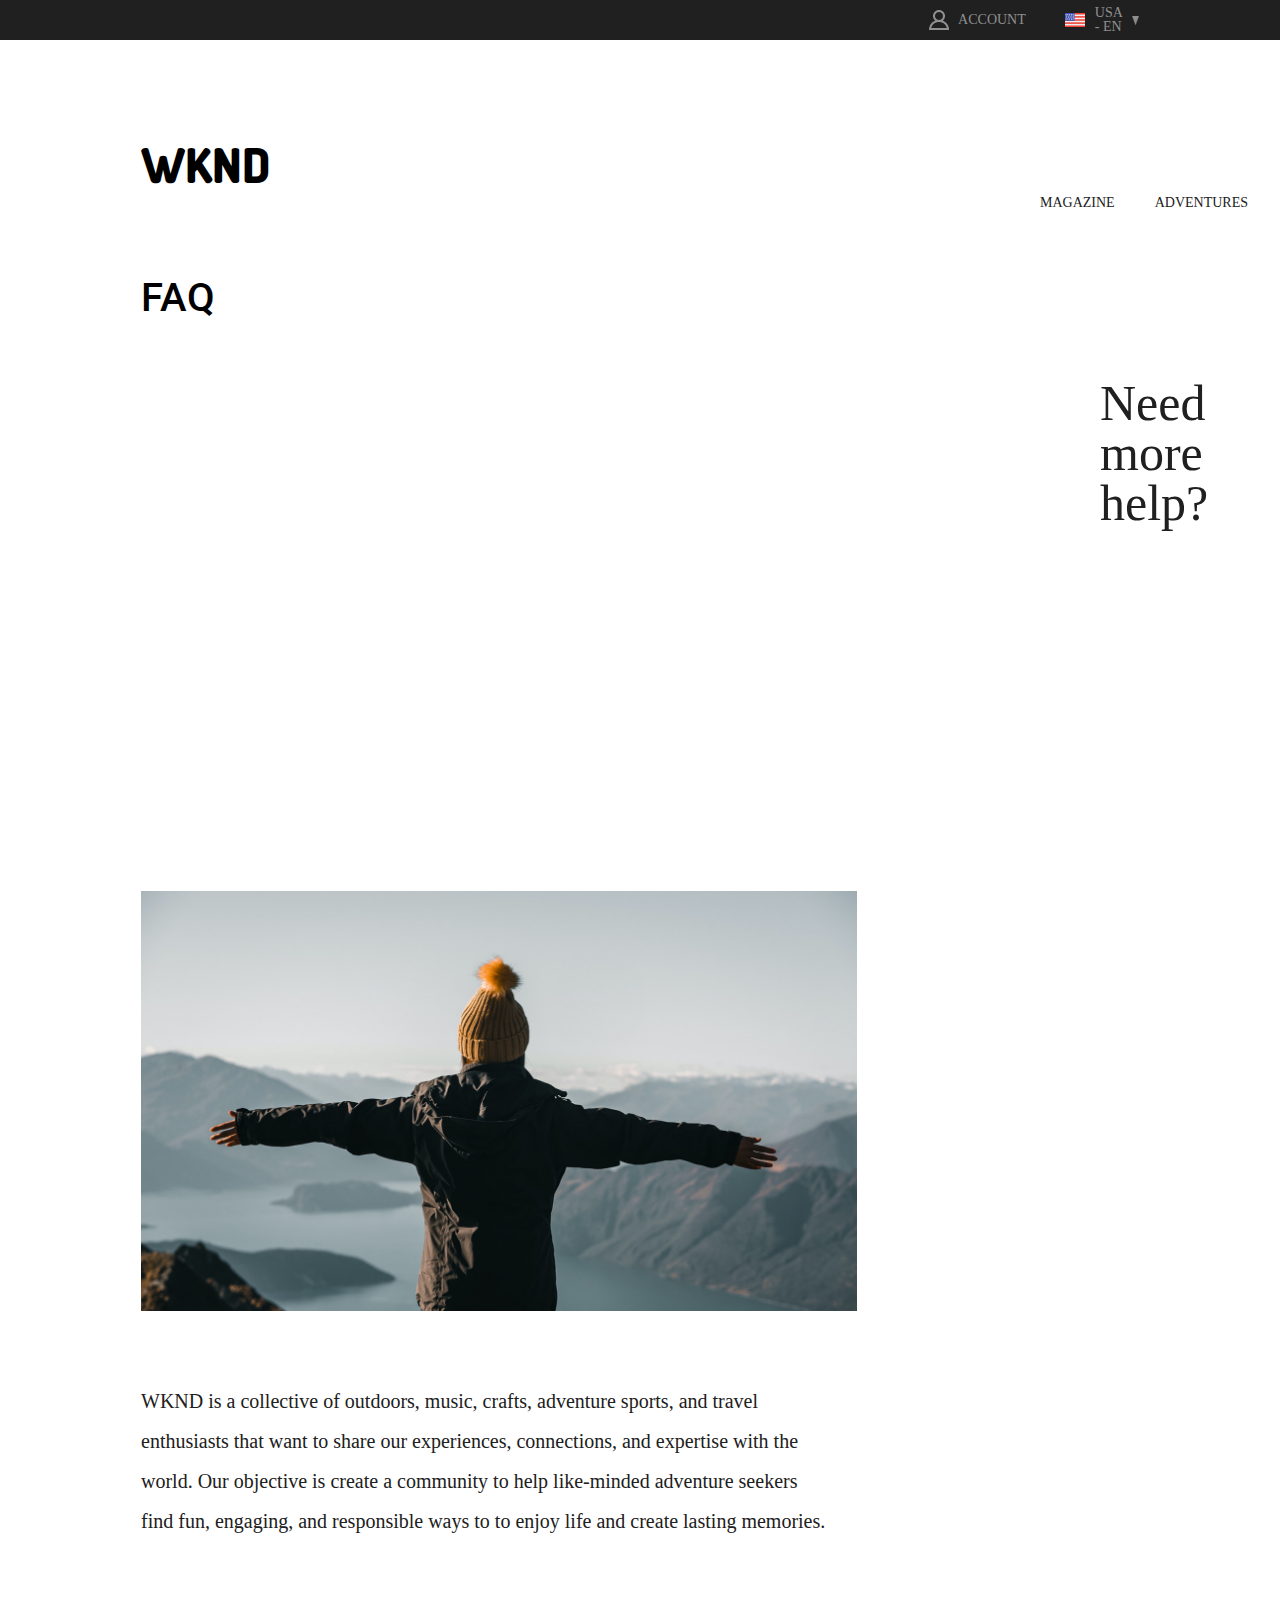
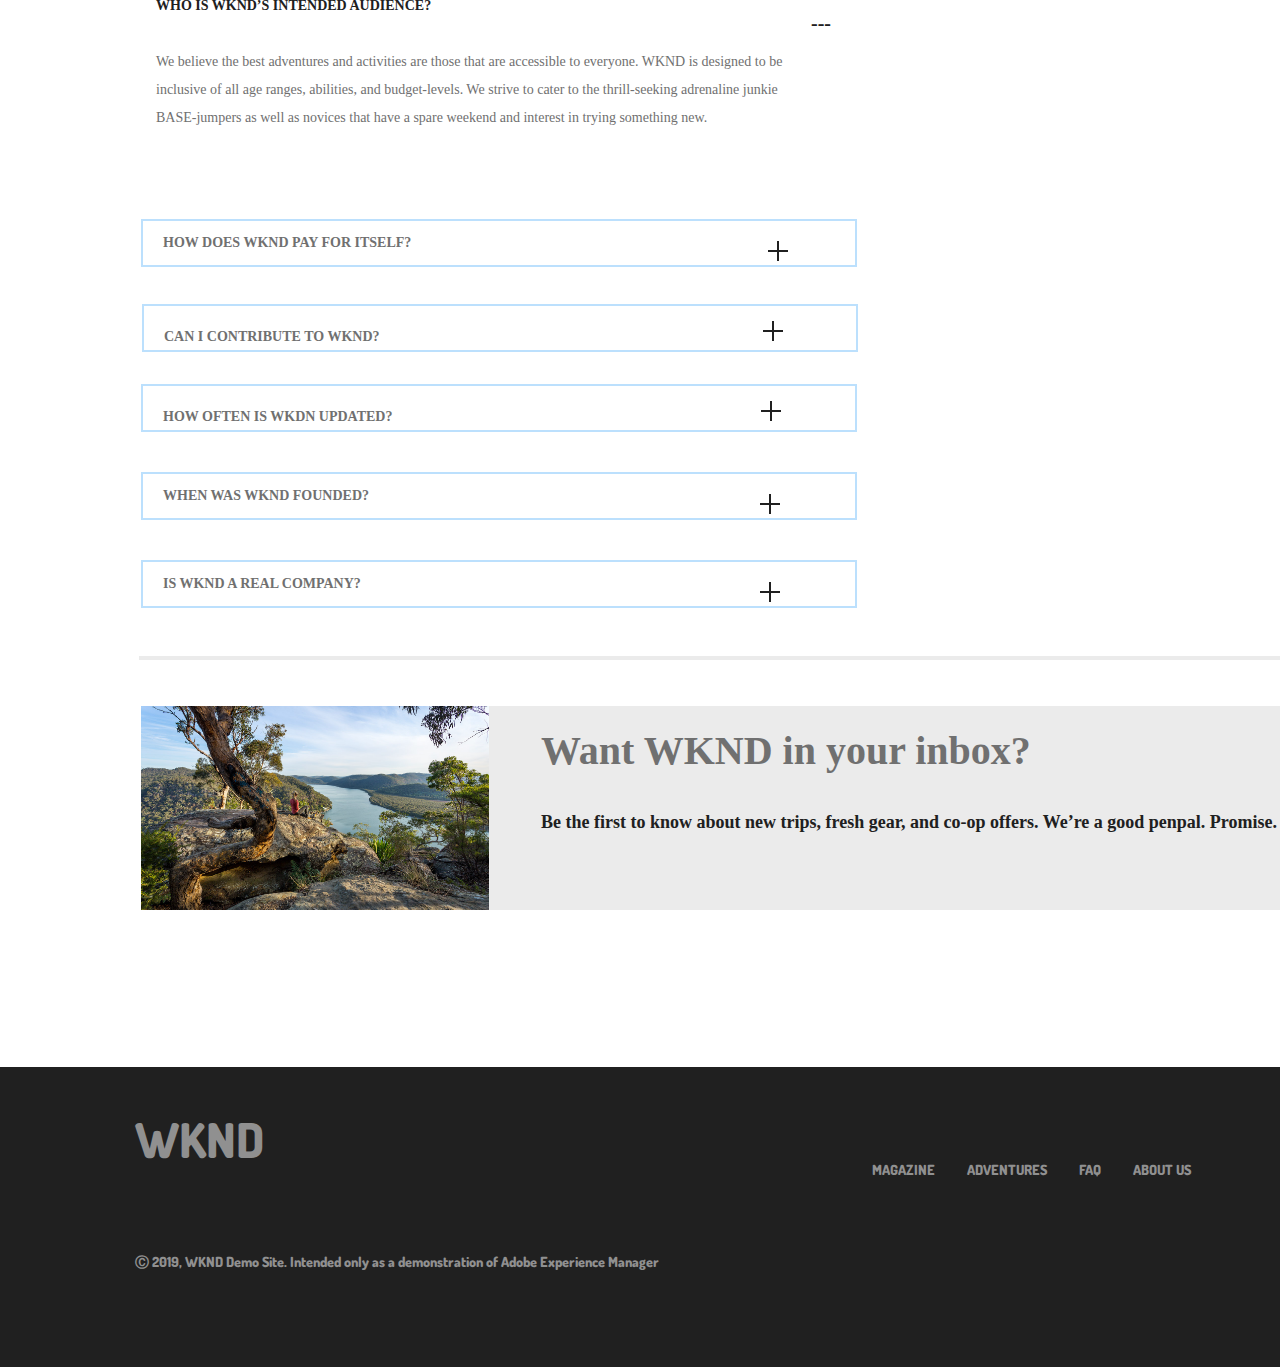
<file: index.html>
<!DOCTYPE html>
<html lang="en">

<head>
    <meta charset="UTF-8">
    <meta http-equiv="X-UA-Compatible" content="IE=edge">
    <meta name="viewport" content="width=device-width, initial-scale=1.0">
    <link rel="preconnect" href="https://fonts.googleapis.com">
    <link rel="preconnect" href="https://fonts.gstatic.com" crossorigin>
    <link href="https://fonts.googleapis.com/css2?family=Dosis:wght@300;800&family=Roboto:wght@500&display=swap"
        rel="stylesheet">

    <link rel="stylesheet" href="./reset.css">
    <link rel="stylesheet" href="./style.css">
    <title>Document</title>
</head>

<body>
    <div class="container">
        <header>
            <div class="black">

                <img class="shape" src="./Dribbble-Light-Preview1.png" alt="shape">
                <span class="account">ACCOUNT</span>
                <img class="usa" src="./USA.png" alt="usa">
                <span class="en">USA - EN</span>
                <img class="ico" src="./ico_arrow.png" alt="ico">
            </div>

            <span class="wknd">WKND</span>


            <div class="listdiv">



                <li class="list1">MAGAZINE</li>
                <li class="list1">ADVENTURES</li>
                <div class="yellow">
                    <a href="./index2.html">
                        <li class="list2">FAQ</li>
                    </a>
                </div>
                <li class="list1">ABOUT US</li>
                <div class="containerforsearch">
                    <span class="search">SEARCH</span>
                    <img class="ptsearch" src="./Dribbble-Light-Preview.png" alt="search">
                </div>

            </div>

        </header>
        <span class="faq">FAQ</span>
        <p class="need">Need more help?
        <p>
            <span class="help"><br><br> Give us a call at 1-800-800-0000.
                <br>
                <br>
                E-mail us at info@wknd.com
                <br>
                <br>
                We love to talk adventures!</span>
        <p class="img"> <img src="./WKND-image1.png" alt="img"></p>
        <p class="txt">WKND is a collective of outdoors, music, crafts, adventure sports, and travel<br><br> enthusiasts
            that
            want to share our experiences, connections, and expertise with the<br><br> world. Our objective is create a
            community to help like-minded adventure seekers<br><br> find fun, engaging, and responsible ways to to enjoy
            life
            and create lasting memories.</p>
        <div class="containerwho">
            <span class="who">WHO IS WKND’S INTENDED AUDIENCE?</span>
            <span class="line">---</span>
            <p class="txt2">We believe the best adventures and activities are those that are accessible to everyone.
                WKND is designed
                to be <br><br>inclusive of all age ranges, abilities, and budget-levels. We strive to cater to the
                thrill-seeking adrenaline junkie<br><br> BASE-jumpers as well as novices that have a spare weekend and
                interest
                in trying something new. </p>


        </div call=container2>
        <div class="div1">HOW DOES WKND PAY FOR ITSELF?
            <img class="ptplus" src="./WKND-icon.png" alt="icon2">

            <div class="div2">
                <p>CAN I CONTRIBUTE TO WKND?
                    <img class="ptplus2" src="./WKND-icon.png" alt="icon3">
                </p>
                <div>
                </div>
                <div class="div3">
                    <p> HOW OFTEN IS WKDN UPDATED?
                        <img class="ptplus3" src="./WKND-icon.png" alt="pt">
                    </p>
                </div>
                <div class="div4">
                    <p> WHEN WAS WKND FOUNDED?</p>
                    <img class="ptplus4" src="./WKND-icon.png" alt="pt4">
                </div>
                <div class="div5">
                    <p> IS WKND A REAL COMPANY?</p>
                    <img class="ptplus5" src="./WKND-icon.png" alt="pt5">
                </div>
                <div class="line1">
                    <div class="ww">
                        <img class="img2" src="./WKND-image.png" alt="img2">

                    </div>

                    <p class="liltxt">Be the first to know about new trips, fresh gear, and co-op offers. We’re a
                        good penpal. Promise.</p>
                    <p class="inbox1">Want WKND in your inbox?
                    <p>

                </div>

            </div>

        </div>
        <footer>
            <div class="black2">
                WKND
                <div class="forlist2">
                    <ul>
                        <li class="lt1">MAGAZINE</li>
                        <li class="lt1">ADVENTURES</li>
                        <li class="lt1">FAQ</li>
                        <li class="lt1">ABOUT US</li>
                    </ul>
                </div>
                <img class="fb" src="./Group 3009.png" alt="fb">
                <p class="bottom">Ⓒ 2019, WKND Demo Site. Intended only as a demonstration of Adobe Experience
                    Manager</p>
            </div>
        </footer>


</body>

</html>
</file>
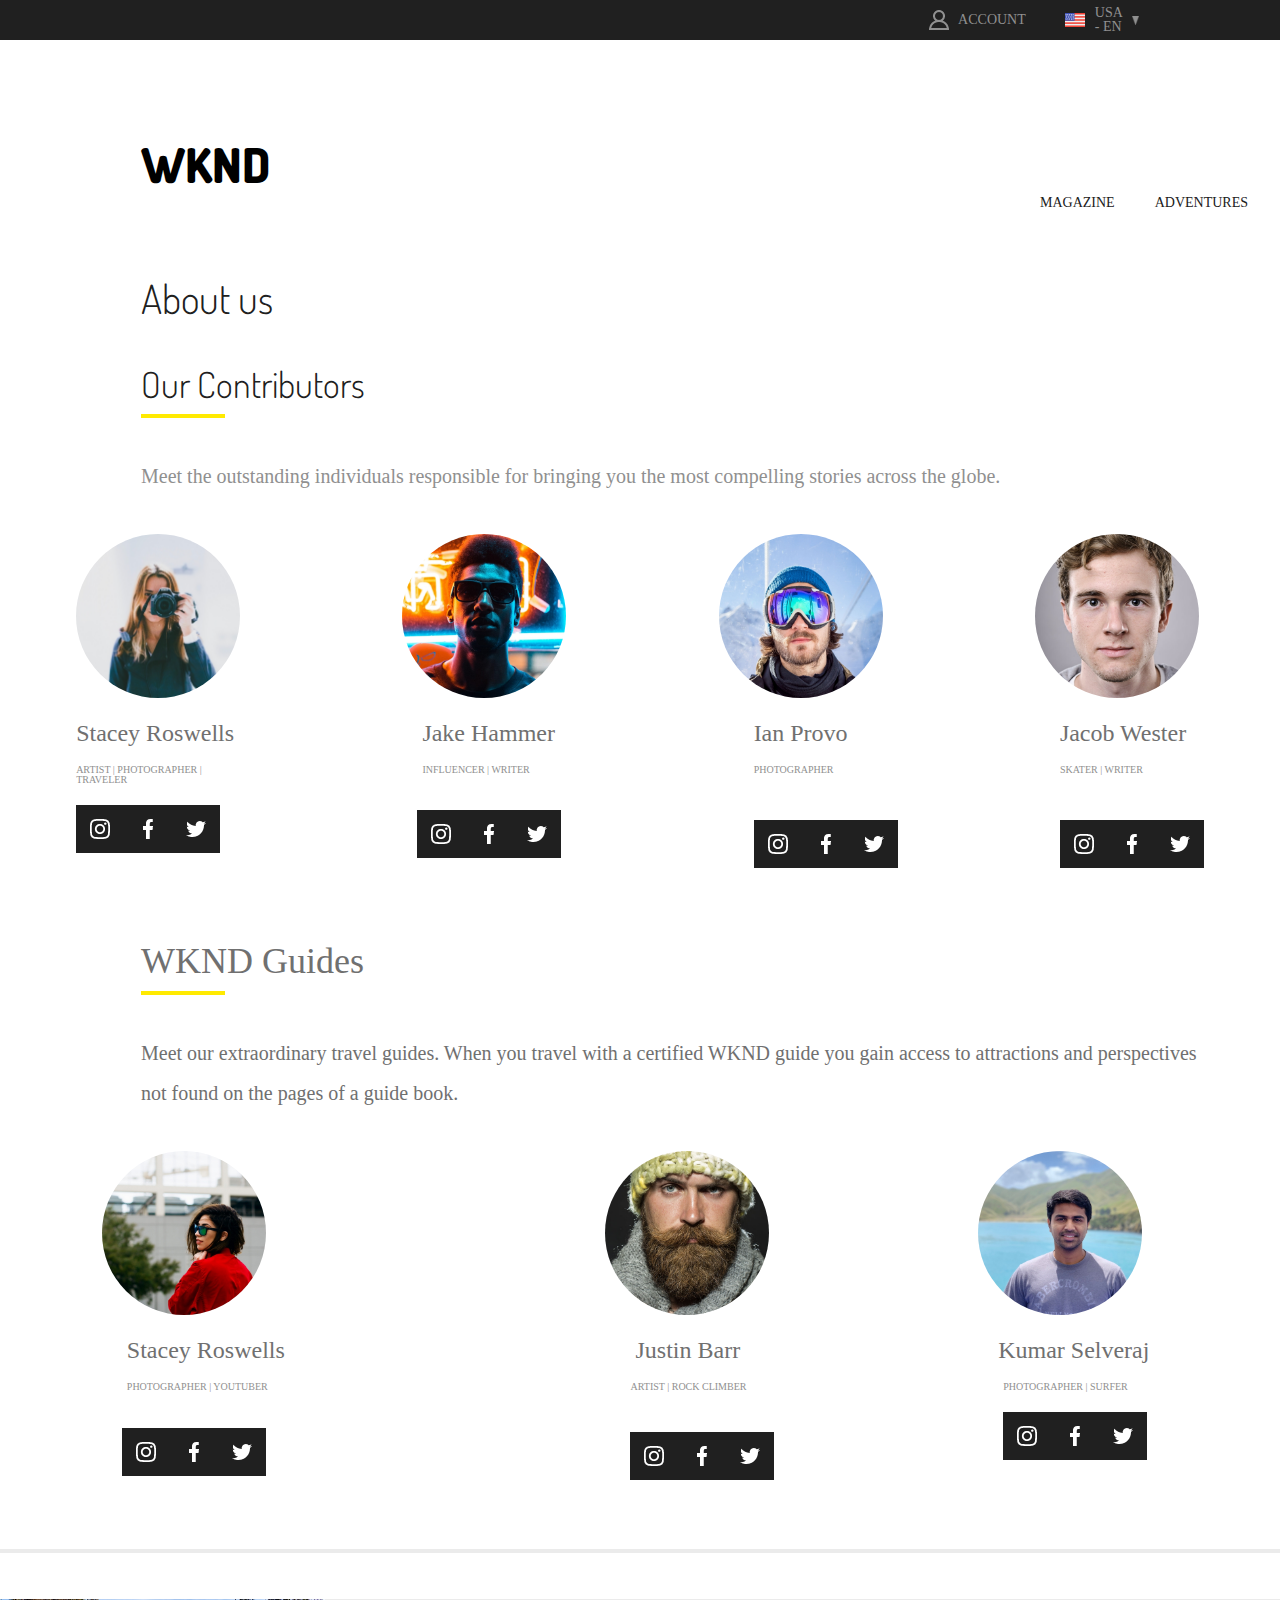
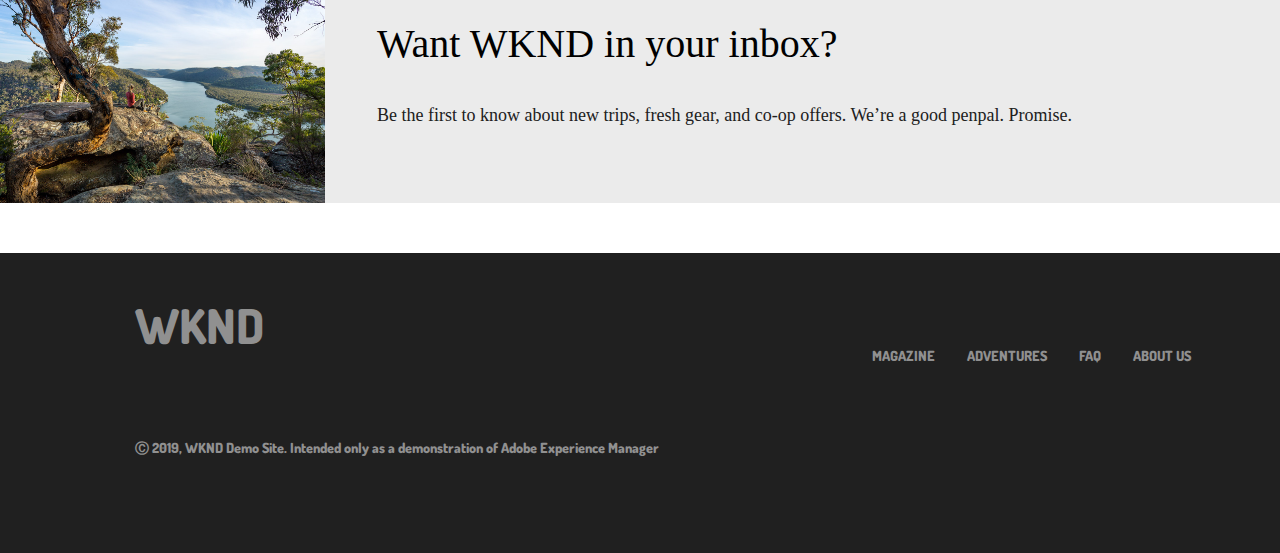
<file: index2.html>
<!DOCTYPE html>
<html lang="en">

<head>
    <meta charset="UTF-8">
    <meta http-equiv="X-UA-Compatible" content="IE=edge">
    <meta name="viewport" content="width=device-width, initial-scale=1.0">
    <link rel="preconnect" href="https://fonts.googleapis.com">
    <link rel="preconnect" href="https://fonts.gstatic.com" crossorigin>
    <link href="https://fonts.googleapis.com/css2?family=Dosis:wght@300;800&family=Roboto:wght@500&display=swap"
        rel="stylesheet">

    <link rel="stylesheet" href="./reset.css">
    <link rel="stylesheet" href="./style.css">
    <title>Document</title>
</head>

<body>
    <div class="container">
        <header>
            <div class="black">

                <img class="shape" src="./Dribbble-Light-Preview1.png" alt="shape">
                <span class="account">ACCOUNT</span>
                <img class="usa" src="./USA.png" alt="usa">
                <span class="en">USA - EN</span>
                <img class="ico" src="./ico_arrow.png" alt="ico">
            </div>
            <span class="wknd">WKND</span>


            <div class="listdiv">



                <li class="list1">MAGAZINE</li>
                <li class="list1">ADVENTURES</li>

                <li class="list2"></li>FAQ</li>

                <div class="yellow">
                    <a href="./index.html">
                        <li class="list2">

                            ABOUT US</li>
                    </a>
                </div>
                <div class="containerforsearch">
                    <span class="search">SEARCH</span>
                    <img class="ptsearch" src="./Dribbble-Light-Preview.png" alt="search">
                </div>

            </div>
        </header>
        <p class="abus">About us</p>
        <p class="cont">Our Contributors</p>
        <div class="lineyellow"></div>
        <p class="text">Meet the outstanding individuals responsible for bringing you the most compelling stories across
            the globe.

        </p>
        <div class="people">
            <div class="divforgirl">
                <img class="girl" src="./5697cb0f5454702cae14899bd943b2eb.png" alt="png">
                <p class="name">Stacey Roswells</p>
                <p class="profesion">ARTIST | PHOTOGRAPHER |
                    TRAVELER</p>
                <p><img class="fbinsta" src="./Group 3010.png" alt="png6"></p>
            </div>
            <div class="divforboy">
                <span><img class="boy" src="./045694ef943e70985e2975d0aed6f871.png" alt="png1"></span>
                <p class="name2">Jake Hammer</p>
                <p class="profesion2">INFLUENCER | WRITER</p>
                <p><img class="fbinsta2" src="./Group 3010.png" alt="pt7"></p>
            </div>
            <div class="divforboy2">
                <span><img class="boy2" src="./9e2fbee6d7845d477694af136009d6b1.png" alt="png3"></span>
                <p class="name3">Ian Provo</p>
                <p class="profesion3">PHOTOGRAPHER</p>
                <p><img class="fbinsta4" src="./Group 3010.png" alt="pt8"></p>
            </div>
            <div class="divforboy3">
                <span><img class="boy3" src="./2fb7a75ad4b644173abf5ab341cd6a0f.png" alt="png4"></span>
                <p class="name4">Jacob Wester</p>
                <p class="profesion4">SKATER | WRITER</p>
                <p><img class="fbinsta5" src="./Group 3010.png" alt="pt9"></p>
            </div>


        </div>
        <p class="middle">WKND Guides</p>
        <div class="lineyellow"></div>
        <p class="text2">Meet our extraordinary travel guides. When you travel with a certified WKND guide you gain
            access to attractions and perspectives <br> <br> not found on the pages of a guide book.

        </p>
        <div class="people2">
            <div class="divforgirl2">
                <img src="./414f338f180d53b1fb5ef7a65cccf945.png" alt="pt23">
                <p class="name11">Stacey Roswells</p>
                <p class="profession11">PHOTOGRAPHER | YOUTUBER</p>
                <p><img class="fbinsta11" src="./Group 3010.png" alt="pt11"></p>
            </div>
            <div class="divforboy22">
                <img src="./94cb8af9ba3494e04c5a8372ea6ce5e0.png" alt="pt24">
                <p class="name22">Justin Barr</p>
                <p class="profession22">ARTIST | ROCK CLIMBER</p>
                <p><img class="fbinsta22" src="./Group 3010.png" alt="pt60"></p>
            </div>
            <div class="divforboy33">
                <img src="./55d7d50dd28cfd924fa7e97a1749be8c.png" alt="pt25">
                <p class="name33">Kumar Selveraj</p>
                <p class="profession33">PHOTOGRAPHER | SURFER</p>
                <p><img class="fbinsta33" src="./Group 3010.png" alt="gh"></p>


            </div>
        </div>
        <div class="line1">
            <div class="ww">
                <img class="img2" src="./WKND-image.png" alt="img2">

            </div>

            <p class="liltxt">Be the first to know about new trips, fresh gear, and co-op offers. We’re a
                good penpal. Promise.</p>
            <p class="inbox1">Want WKND in your inbox?
            <p>
        </div>
        <footer>
            <div class="black2">
                WKND
                <div class="forlist2">
                    <ul>
                        <li class="lt1">MAGAZINE</li>
                        <li class="lt1">ADVENTURES</li>
                        <li class="lt1">FAQ</li>
                        <li class="lt1">ABOUT US</li>
                    </ul>
                </div>
                <img class="fb" src="./Group 3009.png" alt="fb">
                <p class="bottom">Ⓒ 2019, WKND Demo Site. Intended only as a demonstration of Adobe Experience
                    Manager</p>
            </div>
        </footer>
    </div>
</body>

</html>
</file>
<file: style.css>
.container {
    max-width: 1920px;
    width: 100%;
    margin: 0 auto;
}

.black {
    background-color: #202020;
    height: 40px;
    width: 100%;
    display: flex;

    justify-content: flex-end;
    /* flex-wrap: nowrap; */
    align-items: center;







}

.shape {
    margin-left: 991px;
}

.account {
    font-size: 14px;
    color: #909090;
    margin-left: 9px;
}

/* .divshape {
    display: flex; */

/* } */

.usa {
    margin-left: 39px;
}

.en {
    color: #909090;
    font-size: 14px;
    margin-left: 10px;


}

.ico {
    width: 7px;
    height: 9px;
    margin-left: 10px;
    margin-right: 141px;

}

/* .title {
    display: inline-block;
} */

.wknd {
    font-family: 'Dosis', sans-serif;
    font-weight: 800;
    font-size: 48px;
    margin-top: 100px;
    margin-left: 141px;
    display: inline-block;

}

.listdiv {
    width: 448px;
    height: 150px;
    display: flex;
    flex-direction: row;
    /* display: inline-block; */
    display: flex;
    /* justify-content: space-between; */
    align-items: center;
    margin-left: 1000px;
    margin-top: -60px;


    /* justify-content: space-between; */






}

.yellow {
    width: 90px;
    height: 53px;
    background-color: #FFEA00;
    display: inline-block;
    margin-left: 40px;


}

.list2 {
    padding: 15px 20px 13px 20px;
    font-size: 14px;
    color: #202020;
    display: inline-block;


}

.list1 {
    font-size: 14px;
    color: #202020;

    margin-left: 40px;
    display: inline-block;


}

.containerforsearch {
    width: 256px;
    height: 48px;
    background-color: #EBEBEB;
    display: flex;
    justify-content: center;
    margin-left: 70px;

}

.search {
    padding-top: 14px;
    padding-bottom: 14px;
    padding-left: 20px;
    font-size: 14px;
    color: #202020;
}

.ptsearch {
    padding: 14px 20px 14px 143px;

}

.faq {
    font-family: 'Roboto', sans-serif;
    font-weight: 500;
    font-size: 40px;
    margin-left: 141px;

}

.img {
    margin-top: 48px;
    margin-left: 141px;
    display: inline-block;
    width: 1000px;
    height: 650px;

}

.need {
    font-size: 50px;
    color: #202020;
    margin-left: 1100px;
    display: inline-block;
    margin-top: 60px;
}

.help {
    font-size: 25px;
    color: #707070;
    margin-top: 40px;

    margin-left: 1320px;
    display: inline-block;

}

.txt {
    font-size: 20px;
    color: #202020;
    margin-left: 141px;
    margin-top: -150px;
}

.containerwho {
    width: 716px;
    height: 200px;
    margin-top: 48px;
    margin-left: 141px;
    display: block;
}

.who {
    font-size: 14px;
    font-weight: bolder;
    color: #202020;
    padding-top: 20px;
    padding-left: 15px;
    display: inline-block;

}

.line {
    font-size: 20px;
    font-weight: bold;
    color: #202020;
    margin-left: 670px;
    margin-top: -50px;
}

.txt2 {
    font-size: 14px;
    color: #707070;
    margin-top: 22px;
    margin-left: 15px;
}

.div1 {
    border: 2px solid #BCE0FD;
    width: 716px;
    height: 48px;
    margin-top: 40px;
    margin-left: 141px;
    padding-top: 15px;
    padding-bottom: 13px;
    padding-left: 20px;
    font-size: 14px;
    font-weight: bold;
    color: #707070;
    display: inline-block;


}

.ptplus {
    margin-left: 605px;
    margin-top: -40px;



}

.div2 {
    border: 2px solid #BCE0FD;
    width: 716px;
    height: 48px;
    margin-top: 40px;
    margin-left: -21px;
    padding-top: 15px;
    padding-bottom: 18px;
    padding-left: 20px;
    font-size: 14px;
    font-weight: bold;
    color: #707070;
    display: inline-block;

}

.ptplus2 {
    margin-left: 380px;
}

.div3 {
    border: 2px solid #BCE0FD;
    width: 716px;
    height: 48px;
    margin-top: 40px;
    margin-left: -23px;
    padding-top: 15px;
    padding-bottom: 15px;
    padding-left: 20px;
    font-size: 14px;
    font-weight: bold;
    color: #707070;
    display: inline-block;


}

.ptplus3 {
    margin-left: 365px;
}

.div4 {
    border: 2px solid #BCE0FD;
    width: 716px;
    height: 48px;
    margin-top: 40px;
    margin-left: -23px;
    padding-top: 15px;
    padding-bottom: 13px;
    padding-left: 20px;
    font-size: 14px;
    font-weight: bold;
    color: #707070;
    display: inline-block;


}

.ptplus4 {
    margin-left: 597px;
    margin-top: -15px;



}

.div5 {
    border: 2px solid #BCE0FD;
    width: 716px;
    height: 48px;
    margin-top: 40px;
    margin-left: -23px;
    padding-top: 15px;
    padding-bottom: 13px;
    padding-left: 20px;
    font-size: 14px;
    font-weight: bold;
    color: #707070;
    display: inline-block;

}

.ptplus5 {
    margin-left: 597px;
    margin-top: -15px;



}

/* .container2 {
    display: flex;
    justify-content: center;
    align-items: center;
    flex-direction: column;

} */
.line1 {
    width: 1800px;
    height: 0;
    border: 2px solid #EBEBEB;
    margin-top: 48px;
    margin-left: -25px;
}

.ww {
    width: 1690px;
    height: 204px;
    background-color: #EBEBEB;

    margin-top: 48px;



    display: inline-block;


}

/* .img2 {
    
} */

.inbox1 {
    font-size: 40px;
    margin-left: 400px;
    margin-top: -100px;

}

.liltxt {
    font-size: 18px;
    color: #202020;
    margin-left: 400px;
    margin-top: -100px;

}

.email {
    font-size: 14px;
    color: #202020;
    margin-left: 450px;
    margin-top: -35px;

}

.blackdiv {
    width: 133px;
    height: 48px;
    font-size: 14px;
    padding: 14px 40px 14px 40px;
    background-color: #202020;
}

.black2 {
    height: 300px;
    width: 1920px;
    background-color: #202020;
    margin-top: 300px;
    margin-left: -25px;
    color: #909090;
    padding-top: 48px;
    padding-left: 160px;
    font-family: 'Dosis', sans-serif;
    font-weight: 800;
    font-size: 48px;


}

/* .wknd {
    font-size: 48px;
    color: #707070;
    padding-top: 61px;
    padding-left: 141px;

} */
.forlist2 {
    color: #909090;
    font-size: 14px;

    display: flex;
    justify-content: center;

}

ul {
    display: flex;
    justify-content: space-around;
}

.lt1 {
    margin-left: 32px;
}

.fb {
    margin-left: 1300px;
}

.bottom {
    color: #909090;
    font-size: 14px;
    margin-top: 25px;

}

.abus {
    font-size: 40px;
    color: #202020;
    margin-left: 141px;
    font-family: 'Dosis', sans-serif;
    font-weight: 300;
}

.cont {
    font-size: 36px;
    font-family: 'Dosis', sans-serif;
    font-weight: 300;
    color: #202020;
    margin-left: 141px;
    margin-top: 48px;

}

.lineyellow {
    width: 84px;
    height: 2px;
    border: 2px solid #FFEA00;
    margin-left: 141px;
    margin-top: 12px;
}

.text {
    margin-left: 141px;
    margin-top: 48px;
    color: #909090;
    font-size: 20px;
}



.people {
    display: flex;
    justify-content: center;
    justify-content: space-around;
    margin-top: 48px;
}

.divforgirl {
    width: 174px;
    height: 333px;
}

.name {
    font-size: 24px;
    color: #707070;
    margin-top: 20px;


}

.profesion {
    font-size: 10px;
    color: #909090;
    margin-top: 20px;

}

.fbinsta {
    margin-top: 20px;
}

.divforboy {
    width: 164px;
    height: 333px;
}

.name2 {
    font-size: 24px;
    color: #707070;
    margin-top: 20px;
    margin-left: 20px;
}

.profesion2 {
    font-size: 10px;
    color: #909090;
    margin-top: 20px;
    margin-left: 20px;
}

.fbinsta2 {
    margin-top: 35px;
    margin-left: 15px;

}

.divforboy2 {
    width: 164px;
    height: 333px;

}

.name3 {
    font-size: 24px;
    color: #707070;
    margin-top: 20px;
    margin-left: 35px;

}

.profesion3 {
    font-size: 10px;
    color: #909090;
    margin-top: 20px;
    margin-left: 35px;

}

.fbinsta4 {
    margin-top: 45px;
    margin-left: 35px;

}

.name4 {
    font-size: 24px;
    color: #707070;
    margin-top: 20px;
    margin-left: 25px;
}

.profesion4 {
    font-size: 10px;
    color: #909090;
    margin-top: 20px;
    margin-left: 25px;

}

.fbinsta5 {
    margin-top: 45px;
    margin-left: 25px;
}

.middle {
    font-size: 36px;
    color: #707070;
    margin-left: 141px;
    margin-top: 72px;
}

.text2 {
    font-size: 20px;
    color: #707070;
    margin-left: 141px;
    margin-top: 48px;
}

.people2 {
    display: flex;
    justify-content: center;
    justify-content: space-around;
    margin-top: 48px;

}

.divforgirl2 {
    width: 300px;
    height: 350px;


}

.name11 {
    font-size: 24px;
    color: #707070;
    margin-top: 20px;
    margin-left: 25px;

}

.profession11 {
    font-size: 10px;
    color: #909090;
    margin-top: 20px;
    margin-left: 25px;
    display: inline-block;

}

.fbinsta11 {
    margin-top: 35px;
    margin-left: 20px;


}

.name22 {
    font-size: 24px;
    color: #707070;
    margin-top: 20px;
    margin-left: 30px;

}

.profession22 {
    font-size: 10px;
    color: #909090;
    margin-top: 20px;
    margin-left: 25px;

}

.fbinsta22 {
    margin-top: 40px;
    margin-left: 25px;
}

.divforboy33 {
    width: 200px;
    height: 333px;

}

.name33 {
    font-size: 24px;
    color: #707070;
    margin-top: 20px;
    margin-left: 20px;


}

.profession33 {
    font-size: 10px;
    color: #909090;
    margin-top: 20px;
    margin-left: 25px;

}

.fbinsta33 {
    margin-top: 20px;
    margin-left: 25px;
}
</file>
